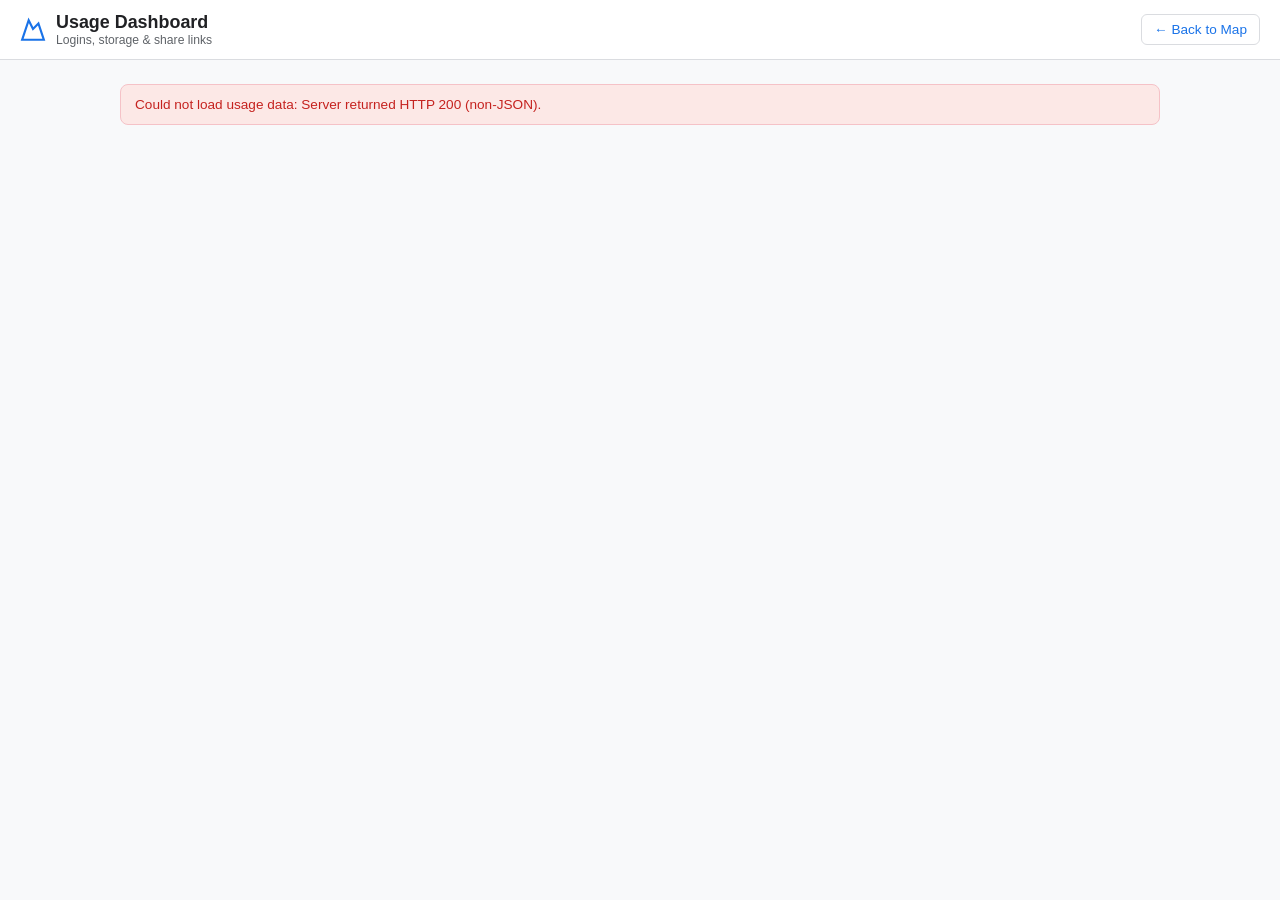
<file: usage.html>
<!DOCTYPE html>
<html lang="en-US">
<head>
  <meta charset="UTF-8" />
  <meta name="viewport" content="width=device-width, initial-scale=1.0" />
  <meta name="robots" content="noindex" />
  <title>Usage Dashboard — PhotoOnMaps</title>

  <meta name="theme-color" content="#1a73e8" />
  <link rel="icon" href="icon.svg" />
  <link href="styles.css?v=13" rel="stylesheet" />
</head>
<body class="usage-page">

  <header>
    <a class="brand" href="index.html">
      <svg width="26" height="26" viewBox="0 0 24 24" fill="none" stroke="#1a73e8" stroke-width="2">
        <path d="M8 3l4 8 5-5 5 15H2L8 3z"></path>
      </svg>
      <div class="brand-title">
        <h1>Usage Dashboard</h1>
        <span>Logins, storage & share links</span>
      </div>
    </a>

    <div class="actions">
      <span id="usageUserBadge" class="user-badge"></span>
      <a class="header-link" href="index.html">&larr; Back to Map</a>
    </div>
  </header>

  <main class="usage-main">
    <div id="usageLoading" class="usage-note">Loading usage data&hellip;</div>
    <div id="usageError" class="usage-error" style="display: none;"></div>

    <div id="usageContent" class="usage-content" style="display: none;">
      <section class="usage-cards" id="usageCards"></section>

      <section class="usage-panel">
        <div class="usage-panel-head">
          <h2>People</h2>
          <span id="usageScope" class="usage-scope"></span>
        </div>
        <div class="usage-table-wrap">
          <table class="usage-table">
            <thead>
              <tr>
                <th>User</th>
                <th>Last login</th>
                <th title="Number of recorded sign-ins">Logins</th>
                <th title="Share links created (tracked since this feature was added)">Links</th>
                <th title="Trip folders on disk">Trips</th>
                <th>Images</th>
                <th>Storage</th>
              </tr>
            </thead>
            <tbody id="usageTableBody"></tbody>
          </table>
        </div>
      </section>

      <section class="usage-panel">
        <h2>Recent activity</h2>
        <ul class="usage-activity" id="usageActivity"></ul>
      </section>
    </div>
  </main>

  <script type="module" src="js/usage.js?v=1"></script>
</body>
</html>
</file>
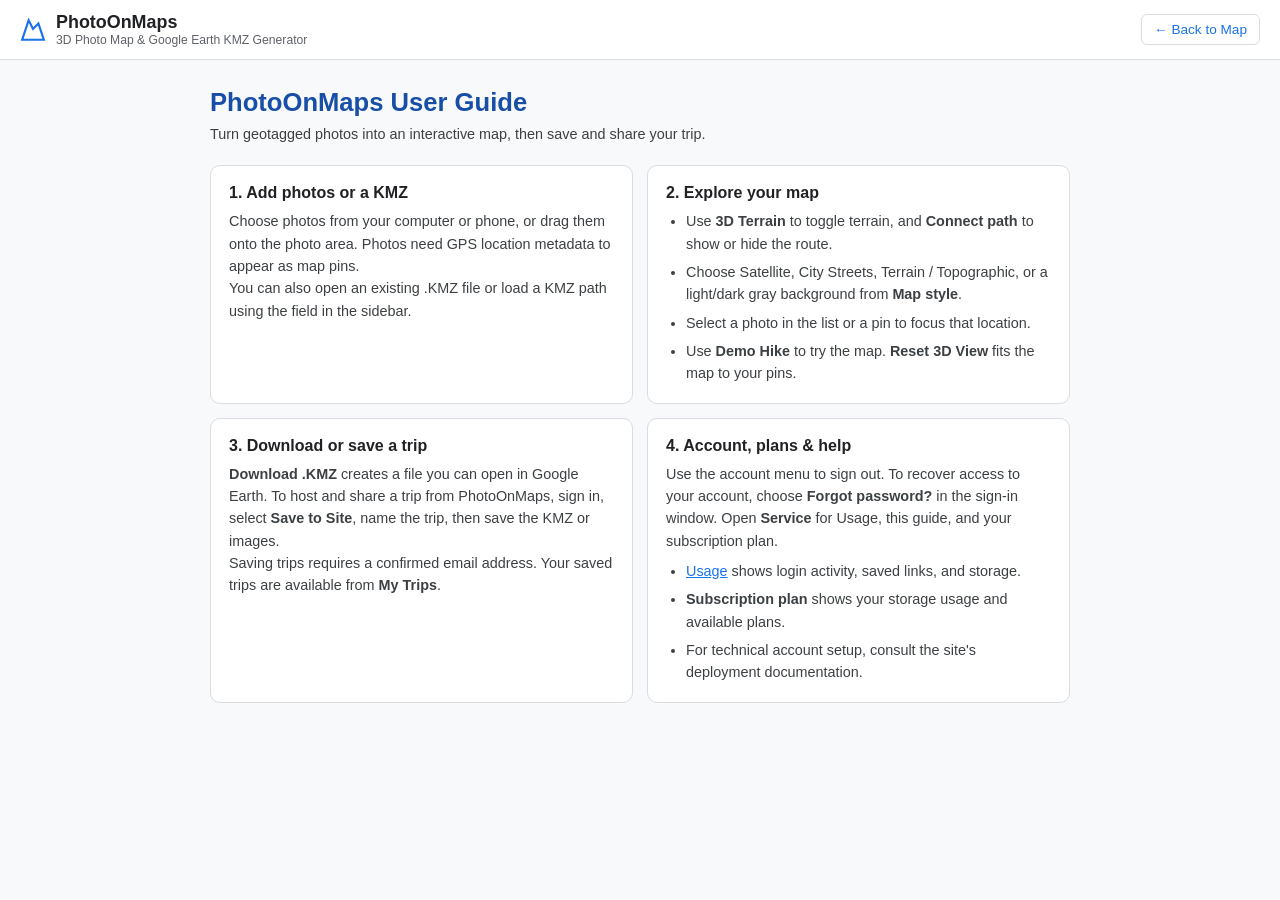
<file: user-guide.html>
<!DOCTYPE html>
<html lang="en-US">
<head>
  <meta charset="UTF-8" />
  <meta name="viewport" content="width=device-width, initial-scale=1.0" />
  <meta name="robots" content="noindex" />
  <meta name="theme-color" content="#1a73e8" />
  <title>User Guide — PhotoOnMaps</title>
  <link rel="icon" href="icon.svg" />
  <link href="styles.css?v=13" rel="stylesheet" />
</head>
<body class="usage-page">
  <header>
    <a class="brand" href="index.html">
      <svg width="26" height="26" viewBox="0 0 24 24" fill="none" stroke="#1a73e8" stroke-width="2" aria-hidden="true">
        <path d="M8 3l4 8 5-5 5 15H2L8 3z"></path>
      </svg>
      <div class="brand-title">
        <h1>PhotoOnMaps</h1>
        <span>3D Photo Map &amp; Google Earth KMZ Generator</span>
      </div>
    </a>
    <div class="actions">
      <a class="header-link" href="index.html">&larr; Back to Map</a>
    </div>
  </header>

  <main class="guide-main">
    <div class="guide-heading">
      <h2>PhotoOnMaps User Guide</h2>
      <p>Turn geotagged photos into an interactive map, then save and share your trip.</p>
    </div>

    <div class="guide-grid">
      <section class="guide-card">
        <h3>1. Add photos or a KMZ</h3>
        <p>Choose photos from your computer or phone, or drag them onto the photo area. Photos need GPS location metadata to appear as map pins.</p>
        <p>You can also open an existing <code>.KMZ</code> file or load a KMZ path using the field in the sidebar.</p>
      </section>

      <section class="guide-card">
        <h3>2. Explore your map</h3>
        <ul>
          <li>Use <b>3D Terrain</b> to toggle terrain, and <b>Connect path</b> to show or hide the route.</li>
          <li>Choose Satellite, City Streets, Terrain / Topographic, or a light/dark gray background from <b>Map style</b>.</li>
          <li>Select a photo in the list or a pin to focus that location.</li>
          <li>Use <b>Demo Hike</b> to try the map. <b>Reset 3D View</b> fits the map to your pins.</li>
        </ul>
      </section>

      <section class="guide-card">
        <h3>3. Download or save a trip</h3>
        <p><b>Download .KMZ</b> creates a file you can open in Google Earth. To host and share a trip from PhotoOnMaps, sign in, select <b>Save to Site</b>, name the trip, then save the KMZ or images.</p>
        <p>Saving trips requires a confirmed email address. Your saved trips are available from <b>My Trips</b>.</p>
      </section>

      <section class="guide-card">
        <h3>4. Account, plans &amp; help</h3>
        <p>Use the account menu to sign out. To recover access to your account, choose <b>Forgot password?</b> in the sign-in window. Open <b>Service</b> for Usage, this guide, and your subscription plan.</p>
        <ul>
          <li><a href="usage.html">Usage</a> shows login activity, saved links, and storage.</li>
          <li><b>Subscription plan</b> shows your storage usage and available plans.</li>
          <li>For technical account setup, consult the site's deployment documentation.</li>
        </ul>
      </section>
    </div>
  </main>
</body>
</html>
</file>
<file: styles.css>
:root {
  --primary: #1a73e8;
  --primary-hover: #1557b0;
  --success: #188038;
  --success-hover: #13692e;
  --bg: #f8f9fa;
  --card: #ffffff;
  --border: #dadce0;
  --text: #202124;
  --muted: #5f6368;
}

* {
  box-sizing: border-box;
  margin: 0;
  padding: 0;
  font-family: -apple-system, BlinkMacSystemFont, "Segoe UI", Roboto, sans-serif;
}

body {
  background: var(--bg);
  color: var(--text);
  display: flex;
  flex-direction: column;
  height: 100vh;
}

header {
  background: var(--card);
  border-bottom: 1px solid var(--border);
  padding: 12px 20px;
  display: flex;
  justify-content: space-between;
  align-items: center;
  gap: 12px;
  flex-wrap: wrap;
  z-index: 10;
}

.app-header {
  display: flex;
  flex-direction: column;
  align-items: stretch;
  flex-wrap: nowrap;
  gap: 7px;
  padding: 7px 16px;
}

.header-nav-row,
.primary-nav,
.toolbar-row,
.toolbar-options,
.toolbar-actions {
  display: flex;
  align-items: center;
}

.header-nav-row {
  justify-content: space-between;
  min-height: 38px;
  gap: 12px;
}

.brand-mark {
  display: inline-flex;
  align-items: center;
  justify-content: center;
  width: 36px;
  height: 36px;
  flex: 0 0 auto;
  border-radius: 8px;
}

.brand-mark:hover {
  background: #f1f5fb;
}

.primary-nav {
  justify-content: flex-end;
  gap: 8px;
}

.nav-dropdown {
  position: relative;
}

.nav-dropdown > summary {
  list-style: none;
}

.nav-dropdown > summary::-webkit-details-marker {
  display: none;
}

.dropdown-trigger {
  display: inline-flex;
  align-items: center;
  gap: 8px;
  cursor: pointer;
  padding: 8px 13px;
  border-radius: 6px;
  font-size: 0.85rem;
  font-weight: 500;
}

.dropdown-menu {
  position: absolute;
  top: calc(100% + 7px);
  left: 0;
  z-index: 30;
  min-width: 190px;
  padding: 6px;
  background: #ffffff;
  border: 1px solid var(--border);
  border-radius: 9px;
  box-shadow: 0 8px 24px rgba(32, 33, 36, 0.18);
}

.dropdown-menu-right {
  right: 0;
  left: auto;
  min-width: 220px;
}

.dropdown-item {
  display: block;
  width: 100%;
  padding: 9px 10px;
  border: 0;
  border-radius: 6px;
  background: #ffffff !important;
  color: var(--text) !important;
  font: inherit;
  font-size: 0.84rem;
  line-height: 1.25;
  text-align: left;
  text-decoration: none;
  cursor: pointer;
}

.dropdown-item:hover {
  background: #f1f3f4 !important;
}

.dropdown-account-email {
  padding: 8px 10px 9px;
  margin-bottom: 4px;
  border-bottom: 1px solid #f1f3f4;
  color: var(--muted);
  font-size: 0.78rem;
  overflow-wrap: anywhere;
}

.dropdown-danger {
  color: #b3261e !important;
}

.account-trigger {
  display: inline-flex;
  align-items: center;
  gap: 8px;
  min-height: 36px;
  padding: 3px 9px 3px 4px;
  border: 1px solid var(--border);
  border-radius: 999px;
  background: #ffffff;
  cursor: pointer;
}

.account-trigger:hover,
.account-dropdown[open] .account-trigger {
  background: #f8f9fa;
}

.account-avatar {
  display: inline-flex;
  align-items: center;
  justify-content: center;
  width: 29px;
  height: 29px;
  border-radius: 50%;
  background: #e8f0fe;
  color: #174ea6;
  font-size: 0.84rem;
  font-weight: 700;
  text-transform: uppercase;
}

.account-name {
  max-width: 180px;
  overflow: hidden;
  color: #303134;
  font-size: 0.82rem;
  font-weight: 600;
  text-overflow: ellipsis;
  white-space: nowrap;
}

.account-chevron {
  color: var(--muted);
  font-size: 0.75rem;
}

.toolbar-row {
  flex-wrap: wrap;
  justify-content: space-between;
  min-height: 34px;
  gap: 12px;
}

.toolbar-options,
.toolbar-actions {
  flex-wrap: wrap;
  gap: 7px;
}

.toolbar-actions button {
  padding: 6px 10px;
  font-size: 0.8rem;
}

.basemap-menu > summary {
  gap: 6px;
  padding: 6px 9px;
  border: 1px solid rgba(32, 33, 36, 0.16);
  border-radius: 6px;
  background: rgba(255, 255, 255, 0.96);
  box-shadow: 0 2px 8px rgba(0, 0, 0, 0.14);
  font-size: 0.78rem;
  white-space: nowrap;
}

.basemap-menu > summary:hover,
.basemap-menu[open] > summary {
  background: #ffffff;
}

.basemap-menu .dropdown-menu {
  min-width: 210px;
}

.map-style-control {
  position: absolute;
  top: 56px;
  left: 12px;
  z-index: 8;
}

.sidebar-brand {
  display: flex;
  align-items: center;
  gap: 8px;
  padding-bottom: 10px;
  margin-bottom: 10px;
  border-bottom: 1px solid rgba(26, 115, 232, 0.14);
}

.sidebar-brand .brand-title {
  min-width: 0;
}

.sidebar-brand h1 {
  overflow: hidden;
  color: #174ea6;
  font-size: 1rem;
  font-weight: 700;
  text-overflow: ellipsis;
  white-space: nowrap;
}

.sidebar-brand span {
  color: var(--muted);
  font-size: 0.7rem;
}

.brand {
  display: flex;
  align-items: center;
  gap: 10px;
}

.brand-title {
  display: flex;
  flex-direction: column;
}

.brand h1 {
  font-size: 1.12rem;
  font-weight: 700;
}

.brand span {
  font-size: 0.76rem;
  color: var(--muted);
}

.actions {
  display: flex;
  align-items: center;
  gap: 8px;
  flex-wrap: wrap;
}

.checkbox-label {
  font-size: 0.84rem;
  color: var(--muted);
  display: flex;
  align-items: center;
  gap: 5px;
  cursor: pointer;
  user-select: none;
}

button {
  background: var(--primary);
  color: white;
  border: none;
  padding: 8px 13px;
  border-radius: 6px;
  font-size: 0.85rem;
  font-weight: 500;
  cursor: pointer;
  transition: background 0.15s;
}

button:hover:not(:disabled) {
  background: var(--primary-hover);
}

button:disabled {
  background: #cbd5e1;
  cursor: not-allowed;
}

button.secondary {
  background: white;
  color: var(--text);
  border: 1px solid var(--border);
}

button.secondary:hover:not(:disabled) {
  background: #f1f3f4;
}

button.save-btn {
  background: var(--success);
}

button.save-btn:hover:not(:disabled) {
  background: var(--success-hover);
}

.workspace {
  position: relative;
  display: flex;
  flex: 1;
  overflow: hidden;
}

.sidebar.is-collapsed {
  display: none;
}

.sidebar-toggle {
  position: absolute;
  top: 12px;
  left: 12px;
  z-index: 8;
  display: inline-flex;
  align-items: center;
  gap: 6px;
  padding: 7px 10px;
  border: 1px solid rgba(32, 33, 36, 0.16);
  border-radius: 7px;
  background: rgba(255, 255, 255, 0.96);
  color: #202124;
  box-shadow: 0 2px 8px rgba(0, 0, 0, 0.16);
  font-size: 0.78rem;
  font-weight: 600;
}

.sidebar-toggle:hover:not(:disabled) {
  background: #ffffff;
}

.sidebar-toggle-icon {
  font-size: 1.15rem;
  line-height: 0.8;
}

.sidebar {
  width: 390px;
  background: var(--card);
  border-right: 1px solid var(--border);
  display: flex;
  flex-direction: column;
  padding: 16px;
  overflow-y: auto;
  gap: 12px;
  z-index: 5;
}

.hero-card {
  background: linear-gradient(135deg, #e8f0fe 0%, #f1f8ff 100%);
  border: 1px solid #c2dbff;
  border-radius: 10px;
  padding: 13px;
}

.hero-card h2 {
  font-size: 0.94rem;
  font-weight: 600;
  color: #174ea6;
  margin-bottom: 4px;
}

.hero-card p {
  font-size: 0.81rem;
  color: #3c4043;
  line-height: 1.4;
}

.dropzone {
  border: 2px dashed #1a73e8;
  border-radius: 10px;
  padding: 16px 14px;
  text-align: center;
  cursor: pointer;
  transition: all 0.2s;
  background: #fafcff;
}

.dropzone:hover,
.dropzone.dragover {
  background: #e8f0fe;
}

.dropzone p {
  font-size: 0.89rem;
  font-weight: 600;
  color: var(--primary);
  margin-bottom: 3px;
}

.dropzone span {
  font-size: 0.76rem;
  color: var(--muted);
}

.url-loader {
  display: flex;
  gap: 6px;
}

.url-loader input {
  flex: 1;
  padding: 7px 10px;
  border: 1px solid var(--border);
  border-radius: 6px;
  font-size: 0.81rem;
  outline: none;
}

.url-loader button {
  padding: 7px 10px;
  font-size: 0.81rem;
}

.stats {
  font-size: 0.82rem;
  color: var(--muted);
  display: flex;
  justify-content: space-between;
  align-items: center;
  border-bottom: 1px solid #f1f3f4;
  padding-bottom: 6px;
}

.photo-list {
  display: flex;
  flex-direction: column;
  gap: 8px;
}

.photo-item {
  position: relative;
  display: flex;
  align-items: center;
  gap: 10px;
  padding: 8px;
  border: 1px solid var(--border);
  border-radius: 8px;
  cursor: pointer;
  transition: background 0.15s;
}

.photo-item:hover {
  background: #f1f3f4;
}

.photo-item.no-gps {
  opacity: 0.55;
  cursor: default;
}

.photo-item img {
  width: 48px;
  height: 48px;
  object-fit: cover;
  border-radius: 6px;
  background: #eee;
}

.photo-meta {
  flex: 1;
  min-width: 0;
}

.photo-name {
  font-size: 0.86rem;
  font-weight: 500;
  white-space: nowrap;
  overflow: hidden;
  text-overflow: ellipsis;
}

.photo-coords {
  font-size: 0.76rem;
  color: var(--success);
  margin-top: 2px;
}

.photo-item.no-gps .photo-coords {
  color: #d93025;
}

.open-tab-btn {
  background: rgba(26, 115, 232, 0.1);
  color: #1a73e8;
  border: 1px solid rgba(26, 115, 232, 0.2);
  border-radius: 4px;
  font-size: 0.76rem;
  font-weight: 500;
  padding: 3px 8px;
  cursor: pointer;
  margin-right: 6px;
  opacity: 0.85;
  transition: opacity 0.15s, background 0.15s;
}

.open-tab-btn:hover {
  background: rgba(26, 115, 232, 0.2);
  opacity: 1;
}

.remove-item-btn {
  background: none;
  border: none;
  color: var(--muted);
  font-size: 1.15rem;
  padding: 2px 6px;
  cursor: pointer;
}

.remove-item-btn:hover {
  color: #d93025;
  background: none;
}

.map-container {
  position: relative;
  flex: 1;
  height: 100%;
}

#map {
  width: 100%;
  height: 100%;
}

.map-hint {
  position: absolute;
  bottom: 28px;
  left: 12px;
  background: rgba(32, 33, 36, 0.78);
  color: #fff;
  font-size: 0.76rem;
  padding: 6px 10px;
  border-radius: 6px;
  pointer-events: none;
  backdrop-filter: blur(4px);
}

.photo-pin {
  width: 30px;
  height: 30px;
  background: #ea4335;
  border: 2.5px solid #ffffff;
  border-radius: 50% 50% 50% 0;
  transform: rotate(-45deg);
  box-shadow: 0 3px 8px rgba(0, 0, 0, 0.45);
  cursor: pointer;
  display: flex;
  align-items: center;
  justify-content: center;
}

.photo-pin::after {
  content: "";
  width: 10px;
  height: 10px;
  background: #ffffff;
  border-radius: 50%;
}

.maplibregl-popup-content {
  padding: 10px;
  border-radius: 10px;
  box-shadow: 0 6px 20px rgba(0, 0, 0, 0.25);
}

.popup-card {
  text-align: center;
  width: 245px;
}

.popup-card img {
  width: 100%;
  max-height: 190px;
  object-fit: cover;
  border-radius: 6px;
  margin-bottom: 6px;
  display: block;
}

.popup-card strong {
  display: block;
  font-size: 0.88rem;
  margin-bottom: 3px;
}

.popup-card small {
  color: var(--muted);
  font-size: 0.76rem;
  display: block;
}

/* Modal Styling */
.modal-backdrop {
  position: fixed;
  inset: 0;
  background: rgba(0, 0, 0, 0.55);
  display: none;
  align-items: center;
  justify-content: center;
  z-index: 50;
  padding: 16px;
}

.modal-backdrop.open {
  display: flex;
}

.modal-card {
  background: #ffffff;
  border-radius: 12px;
  max-width: 440px;
  width: 100%;
  padding: 22px;
  box-shadow: 0 12px 32px rgba(0, 0, 0, 0.25);
  display: flex;
  flex-direction: column;
  gap: 14px;
}

.modal-card h3 {
  font-size: 1.1rem;
}

.field-group {
  display: flex;
  flex-direction: column;
  gap: 4px;
}

.field-group label {
  font-size: 0.82rem;
  font-weight: 600;
  color: var(--text);
}

.field-group input {
  padding: 9px 11px;
  border: 1px solid var(--border);
  border-radius: 6px;
  font-size: 0.88rem;
}

.share-result {
  background: #e6f4ea;
  border: 1px solid #ceead6;
  border-radius: 8px;
  padding: 12px;
  font-size: 0.82rem;
  display: none;
  flex-direction: column;
  gap: 8px;
}

.share-result input {
  width: 100%;
  padding: 6px 8px;
  border: 1px solid #a8dab5;
  border-radius: 4px;
  font-size: 0.8rem;
  background: #ffffff;
}

@media (max-width: 768px) {
  .app-header {
    padding: 6px 10px;
    gap: 5px;
  }

  .header-nav-row {
    gap: 6px;
  }

  .primary-nav {
    gap: 5px;
  }

  .toolbar-row {
    flex-wrap: wrap;
    gap: 7px;
  }

  .toolbar-actions {
    width: 100%;
    overflow-x: auto;
    padding-bottom: 2px;
  }

  .toolbar-actions button {
    flex: 0 0 auto;
  }

  .account-name {
    max-width: min(28vw, 150px);
  }

  .workspace {
    flex-direction: column;
  }
  .sidebar {
    width: 100%;
    height: 48%;
    border-right: none;
    border-bottom: 1px solid var(--border);
  }
}

.guide-main {
  max-width: 900px;
  margin: 0 auto;
  padding: 28px 20px 56px;
}

.guide-heading {
  margin-bottom: 20px;
}

.guide-heading h2 {
  margin-bottom: 6px;
  color: #174ea6;
  font-size: 1.6rem;
}

.guide-heading p,
.guide-card p,
.guide-card li {
  color: #3c4043;
  font-size: 0.9rem;
  line-height: 1.55;
}

.guide-grid {
  display: grid;
  grid-template-columns: repeat(2, minmax(0, 1fr));
  gap: 14px;
}

.guide-card {
  padding: 18px;
  border: 1px solid var(--border);
  border-radius: 10px;
  background: #ffffff;
}

.guide-card h3 {
  margin-bottom: 8px;
  font-size: 1rem;
}

.guide-card ul,
.guide-card ol {
  display: grid;
  gap: 6px;
  padding-left: 20px;
  margin-top: 8px;
}

.guide-card a {
  color: var(--primary);
}

.guide-back {
  color: var(--primary);
  font-size: 0.85rem;
  text-decoration: none;
}

@media (max-width: 640px) {
  .guide-main {
    padding: 20px 12px 40px;
  }

  .guide-grid {
    grid-template-columns: 1fr;
  }
}

/* Hard override for modal visibility and card background */
.modal-backdrop {
  display: none !important;
  position: fixed;
  inset: 0;
  background: rgba(0, 0, 0, 0.55);
  align-items: center;
  justify-content: center;
  z-index: 50;
  padding: 16px;
}

.modal-backdrop.open {
  display: flex !important;
}

.modal-card {
  background: #ffffff !important;
  color: #202124;
  border-radius: 12px;
  max-width: 440px;
  width: 100%;
  padding: 22px;
  box-shadow: 0 12px 32px rgba(0, 0, 0, 0.25);
  display: flex;
  flex-direction: column;
  gap: 14px;
}

/* Usage dashboard */
body.usage-page {
  display: block;
  height: auto;
  min-height: 100vh;
}

a.brand {
  text-decoration: none;
  color: inherit;
}

.user-badge {
  font-size: 0.83rem;
  font-weight: 600;
  color: #174ea6;
}

.header-link {
  color: var(--primary);
  text-decoration: none;
  font-size: 0.85rem;
  font-weight: 500;
  padding: 7px 12px;
  border: 1px solid var(--border);
  border-radius: 6px;
  background: #ffffff;
  white-space: nowrap;
}

.header-link:hover {
  background: #f1f3f4;
}

.usage-main {
  max-width: 1080px;
  margin: 0 auto;
  padding: 24px 20px 60px;
}

.usage-content {
  display: flex;
  flex-direction: column;
  gap: 18px;
}

.usage-cards {
  display: grid;
  grid-template-columns: repeat(auto-fit, minmax(170px, 1fr));
  gap: 12px;
}

.usage-card {
  background: #ffffff;
  border: 1px solid var(--border);
  border-radius: 10px;
  padding: 16px 18px;
  display: flex;
  flex-direction: column;
  gap: 4px;
}

.usage-card-value {
  font-size: 1.55rem;
  font-weight: 700;
  color: #174ea6;
  line-height: 1.2;
}

.usage-card-label {
  font-size: 0.74rem;
  color: var(--muted);
  text-transform: uppercase;
  letter-spacing: 0.05em;
}

.usage-panel {
  background: #ffffff;
  border: 1px solid var(--border);
  border-radius: 10px;
  padding: 18px;
  display: flex;
  flex-direction: column;
  gap: 12px;
}

.usage-panel h2 {
  font-size: 1rem;
}

.usage-panel-head {
  display: flex;
  justify-content: space-between;
  align-items: center;
  gap: 10px;
  flex-wrap: wrap;
}

.usage-scope {
  font-size: 0.78rem;
  color: var(--muted);
}

.usage-table-wrap {
  overflow-x: auto;
}

.usage-table {
  width: 100%;
  border-collapse: collapse;
  font-size: 0.85rem;
}

.usage-table th {
  text-align: left;
  font-size: 0.72rem;
  text-transform: uppercase;
  letter-spacing: 0.04em;
  color: var(--muted);
  padding: 8px 10px;
  border-bottom: 1px solid var(--border);
  white-space: nowrap;
}

.usage-table td {
  padding: 10px;
  border-bottom: 1px solid #f1f3f4;
  vertical-align: top;
}

.usage-table tr:last-child td {
  border-bottom: none;
}

.usage-user {
  font-weight: 600;
}

.usage-muted {
  display: block;
  color: var(--muted);
  font-size: 0.75rem;
  margin-top: 2px;
}

.usage-muted-inline {
  color: var(--muted);
  font-size: 0.78rem;
}

.usage-activity {
  list-style: none;
  display: flex;
  flex-direction: column;
}

.usage-activity-item {
  display: flex;
  gap: 10px;
  padding: 9px 0;
  border-bottom: 1px solid #f1f3f4;
}

.usage-activity-item:last-child {
  border-bottom: none;
}

.usage-dot {
  width: 8px;
  height: 8px;
  border-radius: 50%;
  background: var(--primary);
  margin-top: 6px;
  flex: 0 0 auto;
}

.usage-dot-register {
  background: #188038;
}

.usage-dot-link_created {
  background: #f29900;
}

.usage-dot-trip_deleted {
  background: #d93025;
}

.usage-dot-logout,
.usage-dot-password_reset {
  background: #9aa0a6;
}

.usage-activity-body {
  flex: 1;
  min-width: 0;
  font-size: 0.85rem;
  line-height: 1.45;
}

.usage-activity-body code {
  font-size: 0.78rem;
  background: #f1f3f4;
  padding: 1px 5px;
  border-radius: 4px;
  word-break: break-all;
}

.usage-activity-time {
  color: var(--muted);
  font-size: 0.74rem;
  margin-top: 2px;
}

.usage-note,
.usage-empty {
  color: var(--muted);
  font-size: 0.85rem;
}

.usage-error {
  background: #fce8e6;
  border: 1px solid #f5c2c7;
  color: #c5221f;
  border-radius: 8px;
  padding: 12px 14px;
  font-size: 0.85rem;
}

.usage-error a {
  color: #c5221f;
  font-weight: 600;
}

@media (max-width: 640px) {
  .usage-table th:nth-child(6),
  .usage-table td:nth-child(6) {
    display: none;
  }

  .usage-main {
    padding: 16px 12px 40px;
  }
}
</file>
